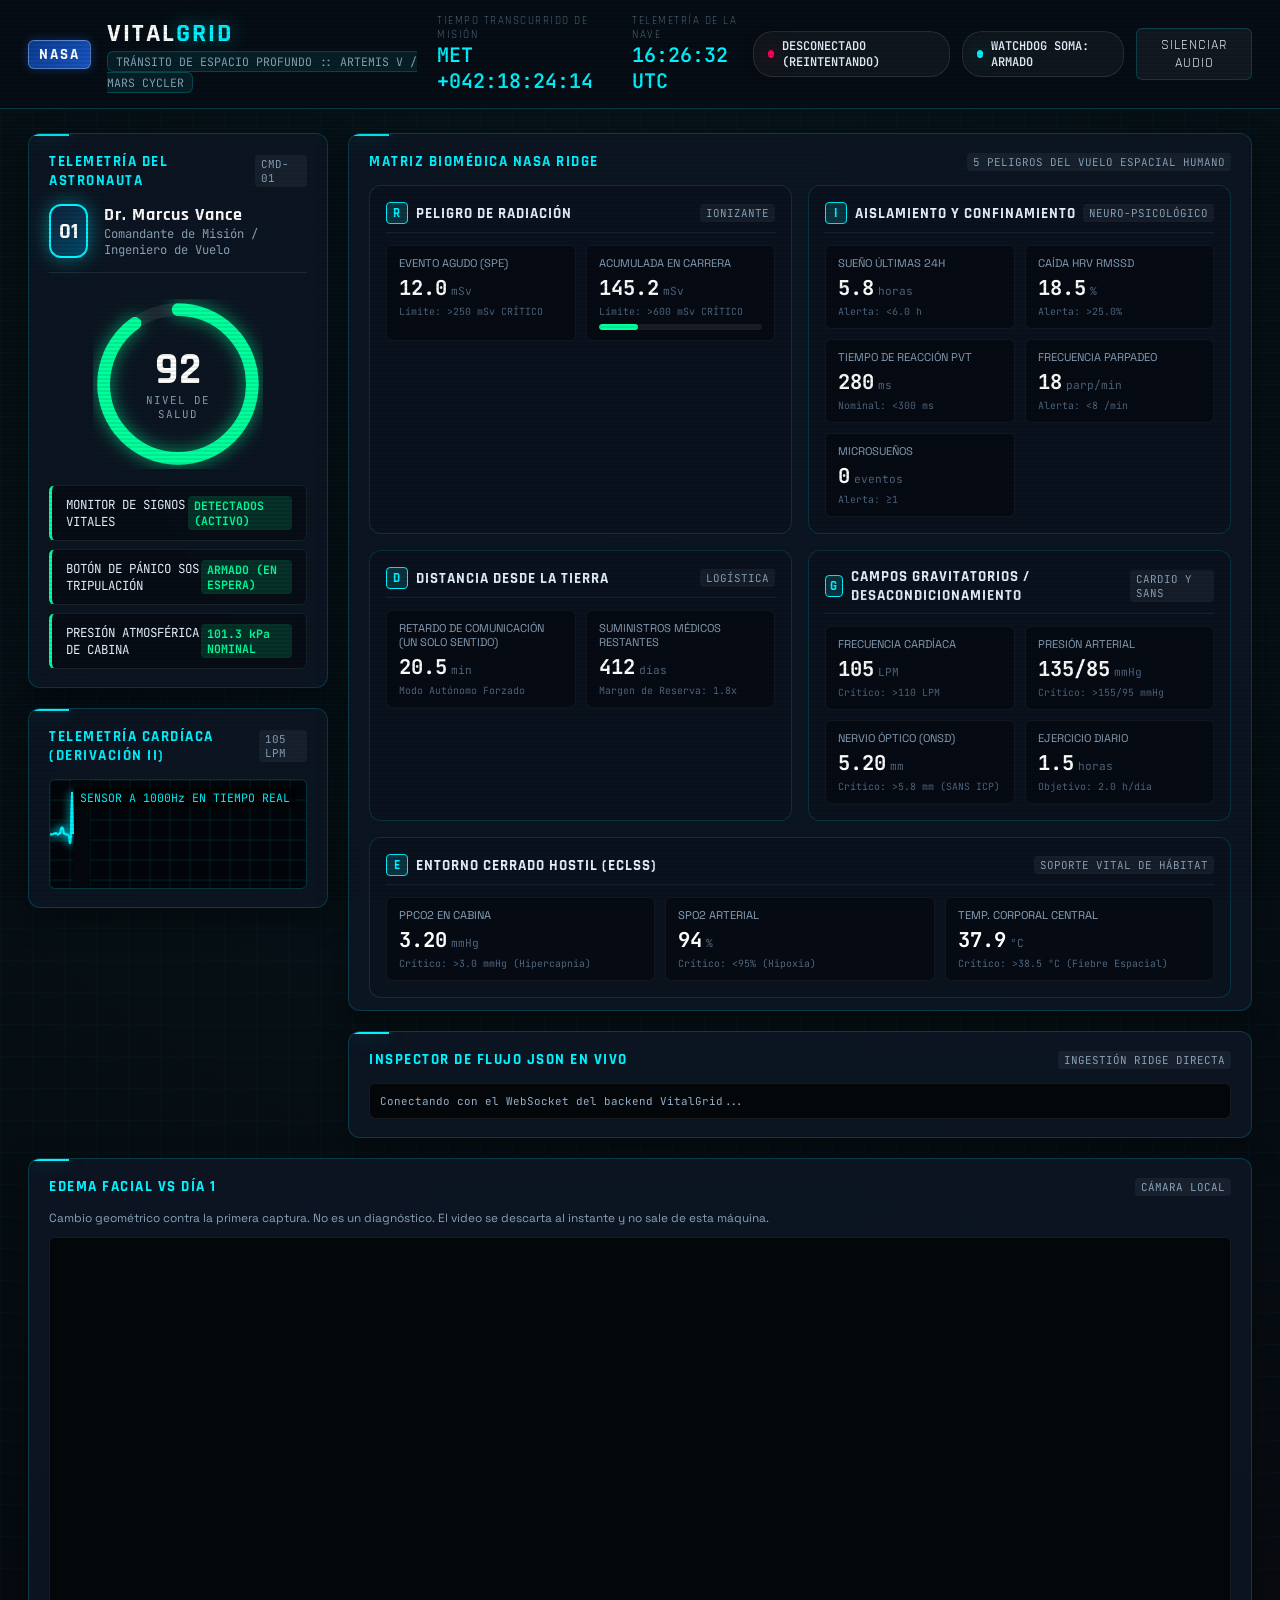
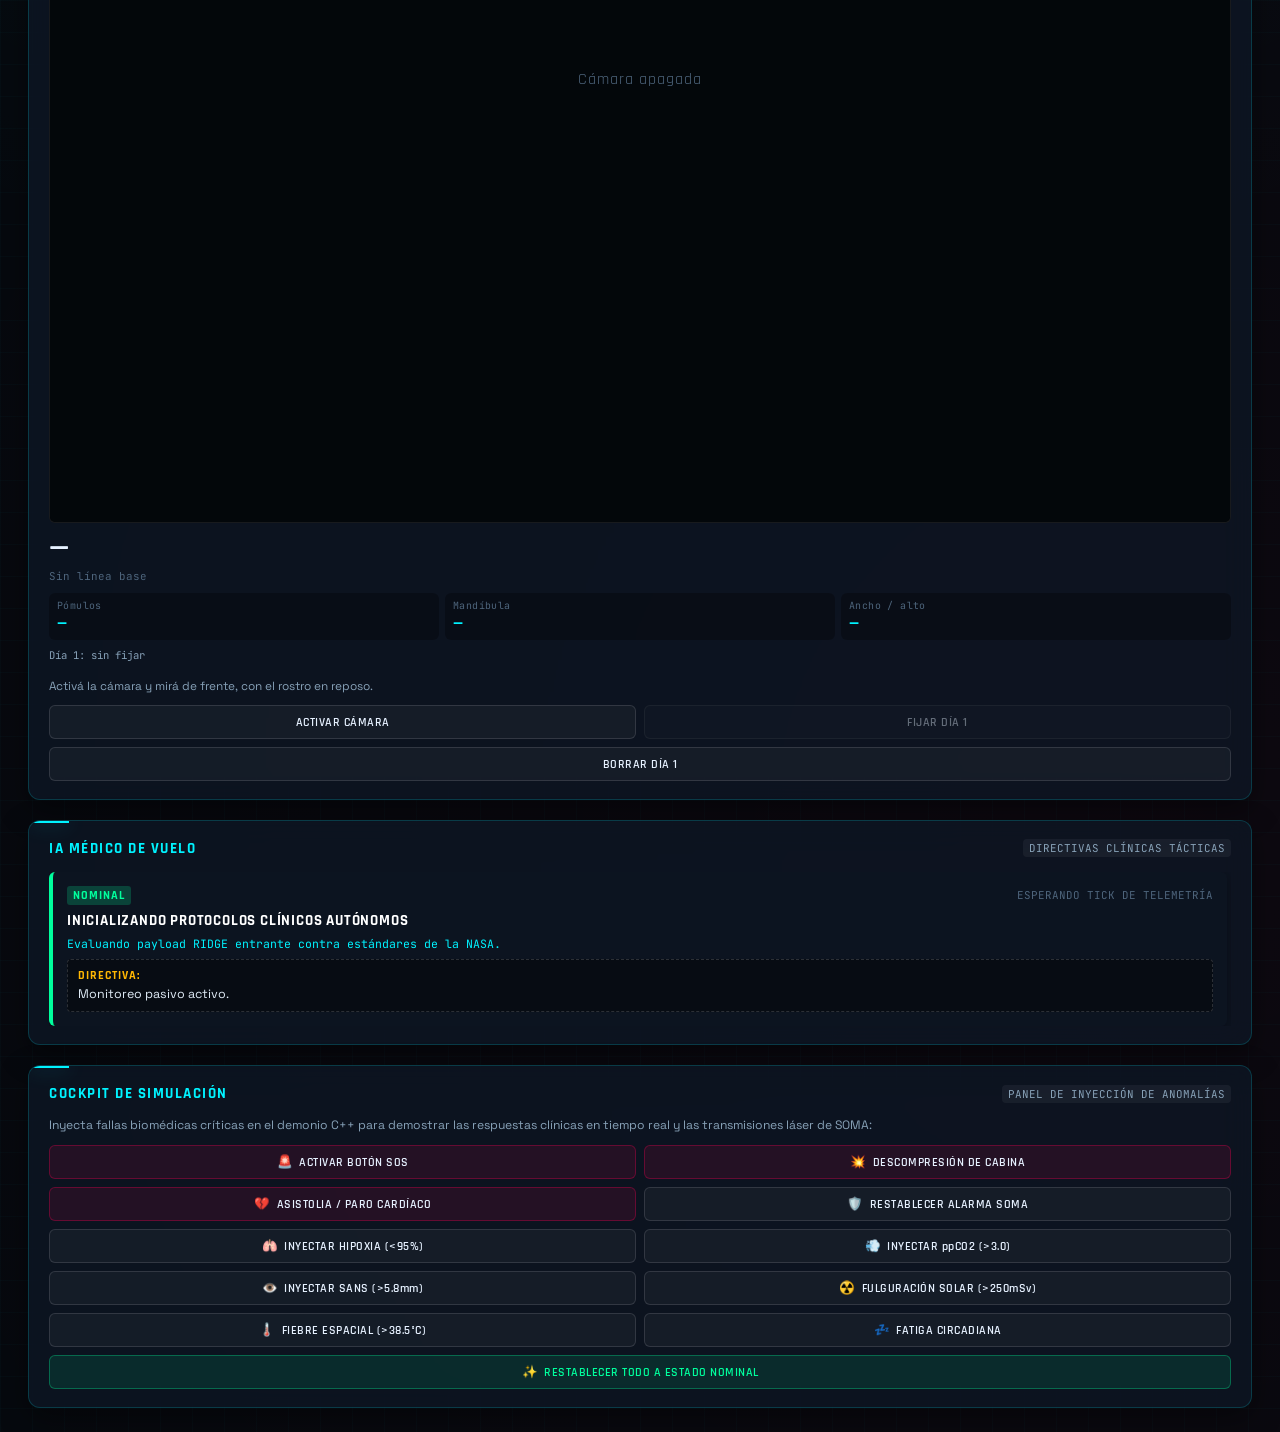
<file: web/index.html>
<!DOCTYPE html>
<html lang="es">
<head>
    <meta charset="UTF-8">
    <meta name="viewport" content="width=device-width, initial-scale=1.0">
    <title>VitalGrid | Monitoreo de Salud de Astronautas en Espacio Profundo e IA Médico de Vuelo</title>
    <link rel="stylesheet" href="css/style.css">
    <link rel="icon" href="data:image/svg+xml,<svg xmlns=%22http://www.w3.org/2000/svg%22 viewBox=%220 0 100 100%22><text y=%22.9em%22 font-size=%2290%22>🚀</text></svg>">
</head>
<body>

    <!-- Encabezado Aeroespacial del Cockpit -->
    <header class="cockpit-header">
        <div class="brand-section">
            <span class="nasa-logo-badge">NASA</span>
            <div class="brand-text">
                <h1 class="project-title">Vital<span>Grid</span></h1>
                <span class="mission-tag">TRÁNSITO DE ESPACIO PROFUNDO :: ARTEMIS V / MARS CYCLER</span>
            </div>
        </div>

        <div class="mission-clock-section">
            <div class="clock-box">
                <span class="clock-label">TIEMPO TRANSCURRIDO DE MISIÓN</span>
                <span class="clock-val" id="metClock">MET +042:18:24:12</span>
            </div>
            <div class="clock-box">
                <span class="clock-label">TELEMETRÍA DE LA NAVE</span>
                <span class="clock-val" id="utcClock">12:33:24 UTC</span>
            </div>
        </div>

        <div class="header-status-pills">
            <div id="connectionPill" class="status-pill disconnected">
                <span class="status-dot"></span>
                <span id="connectionLabel">CONECTANDO...</span>
            </div>

            <div id="somaPill" class="status-pill soma-standby">
                <span class="status-dot"></span>
                <span id="somaLabel">WATCHDOG SOMA: ARMADO</span>
            </div>

            <button id="muteBtn" class="btn-icon-hud" title="Alternar audio aeroespacial">SILENCIAR AUDIO</button>
        </div>
    </header>

    <!-- Franja de Emergencia SOMA Ciencia sobre Supervivencia (Se activa automáticamente) -->
    <div id="somaStrip" class="soma-emergency-strip">
        <div class="soma-strip-content">
            <div class="soma-title-box">
                <div class="soma-pulse-beacon"></div>
                <div>
                    <div class="soma-banner-h1">EVENTO CRÍTICO DE ARCHIVO SOMA INICIADO :: CIENCIA SOBRE SUPERVIVENCIA</div>
                    <div class="soma-banner-desc" id="somaReasonText">COLAPSO DE SIGNOS VITALES DEL ASTRONAUTA / ASISTOLIA DETECTADA</div>
                </div>
            </div>

            <div class="dsoc-laser-link-box">
                <span class="dsoc-badge">LÁSER DSOC 1550nm ACTIVO</span>
                <span id="somaDsocStation">NASA DSN Goldstone - Guía de Ondas de 34m</span>
                <span id="somaDelayText" style="color: var(--warn-amber);">20.5 min retardo lumínico</span>
            </div>
        </div>
    </div>

    <!-- Contenedor Principal del Cockpit -->
    <main class="cockpit-container">

        <!-- COLUMNA IZQUIERDA: Tripulación y Tríada de Supervivencia Inmediata -->
        <div class="cockpit-col left-col">
            
            <!-- Ficha del Tripulante -->
            <div class="glass-panel">
                <div class="panel-header">
                    <span class="panel-title">TELEMETRÍA DEL ASTRONAUTA</span>
                    <span class="panel-badge" id="crewId">CMD-01</span>
                </div>

                <div class="crew-profile-box">
                    <div class="crew-avatar-hexagon">01</div>
                    <div class="crew-meta">
                        <h2>Dr. Marcus Vance</h2>
                        <p>Comandante de Misión / Ingeniero de Vuelo</p>
                    </div>
                </div>

                <!-- Calibrador de Salud en Anillo -->
                <div class="health-score-container">
                    <div class="gauge-svg-wrap">
                        <svg class="gauge-svg" viewBox="0 0 160 160">
                            <circle class="gauge-track" cx="80" cy="80" r="70"></circle>
                            <circle id="healthGaugeProgress" class="gauge-progress" cx="80" cy="80" r="70"></circle>
                        </svg>
                        <div class="gauge-center-text">
                            <div class="score-num" id="healthScoreNum">92</div>
                            <div class="score-sub">NIVEL DE SALUD</div>
                        </div>
                    </div>
                </div>

                <!-- Tríada de Supervivencia -->
                <div class="survival-triad">
                    <div id="vitalSignsPill" class="survival-pill nominal">
                        <span>MONITOR DE SIGNOS VITALES</span>
                        <span class="tag">DETECTADOS (ACTIVO)</span>
                    </div>
                    <div id="sosPill" class="survival-pill nominal">
                        <span>BOTÓN DE PÁNICO SOS TRIPULACIÓN</span>
                        <span class="tag">ARMADO (EN ESPERA)</span>
                    </div>
                    <div id="cabinPressurePill" class="survival-pill nominal">
                        <span>PRESIÓN ATMOSFÉRICA DE CABINA</span>
                        <span class="tag">101.3 kPa NOMINAL</span>
                    </div>
                </div>
            </div>

            <!-- ECG en Vivo / Canvas Cardíaco -->
            <div class="glass-panel">
                <div class="panel-header">
                    <span class="panel-title">TELEMETRÍA CARDÍACA (DERIVACIÓN II)</span>
                    <span class="panel-badge" id="ecgBpmDisplay">105 LPM</span>
                </div>
                <div class="ecg-container">
                    <canvas id="ecgCanvas"></canvas>
                    <div class="ecg-overlay-stats">SENSOR A 1000Hz EN TIEMPO REAL</div>
                </div>
            </div>

            <!-- Ficha Forense de Archivo SOMA (Visible al dispararse SOMA) -->
            <div id="somaDetailsCard" class="soma-details-card">
                <div class="panel-header" style="margin-bottom: 4px;">
                    <span class="panel-title" style="color: var(--crit-crimson);">[ENLACE DESCENDENTE CAJA NEGRA SOMA]</span>
                    <span class="panel-badge" style="background: var(--crit-crimson); color: #fff;">RÁFAGA TRANSMITIDA</span>
                </div>
                <p style="font-family: var(--font-mono); font-size: 0.72rem; color: #ffccd9;">
                    Registros biomédicos terminales archivados bajo protocolo militar y encolados para transmisión óptica hacia la Tierra.
                </p>
                <div class="soma-kv-grid">
                    <div class="soma-kv-item">
                        <div class="soma-k">FRECUENCIA DE MUESTREO</div>
                        <div class="soma-v" id="somaSamplesCount">500 registros (1000 Hz)</div>
                    </div>
                    <div class="soma-kv-item">
                        <div class="soma-k">CONTENEDOR DE DATOS</div>
                        <div class="soma-v" id="somaDataSize">68.4 KB → 18.2 KB</div>
                    </div>
                    <div class="soma-kv-item">
                        <div class="soma-k">COMPRESIÓN</div>
                        <div class="soma-v" id="somaCompression">Zstd nivel 19 (3.65x)</div>
                    </div>
                    <div class="soma-kv-item">
                        <div class="soma-k">CIFRADO DE SEGURIDAD</div>
                        <div class="soma-v" id="somaCipher">AES-256-GCM</div>
                    </div>
                    <div class="soma-kv-item" style="grid-column: span 2;">
                        <div class="soma-k">VECTOR DE INICIALIZACIÓN (NONCE)</div>
                        <div class="soma-v" id="somaNonce">0x9F3E8B1A4C2D...</div>
                    </div>
                    <div class="soma-kv-item" style="grid-column: span 2;">
                        <div class="soma-k">ETIQUETA DE AUTENTICACIÓN (TAG)</div>
                        <div class="soma-v" id="somaTag">0x5C81E3FA...</div>
                    </div>
                </div>
            </div>

        </div>

        <!-- COLUMNA CENTRAL: Matriz de Telemetría RIDGE (5 Pilares) -->
        <div class="cockpit-col center-col">
            
            <div class="glass-panel" style="padding-bottom: 12px;">
                <div class="panel-header">
                    <span class="panel-title">MATRIZ BIOMÉDICA NASA RIDGE</span>
                    <span class="panel-badge">5 PELIGROS DEL VUELO ESPACIAL HUMANO</span>
                </div>

                <div class="ridge-matrix">

                    <!-- R - Radiación -->
                    <div class="pillar-card">
                        <div class="pillar-card-header">
                            <div class="pillar-badge">
                                <span class="pillar-letter">R</span>
                                <span>PELIGRO DE RADIACIÓN</span>
                            </div>
                            <span class="panel-badge">IONIZANTE</span>
                        </div>
                        <div class="pillar-metrics-grid">
                            <div class="metric-cell">
                                <span class="metric-name">Evento Agudo (SPE)</span>
                                <div class="metric-value-row">
                                    <span class="metric-value" id="val_rad_acute">12.0</span>
                                    <span class="metric-unit">mSv</span>
                                </div>
                                <span class="metric-threshold-tag">Límite: &gt;250 mSv CRÍTICO</span>
                            </div>
                            <div class="metric-cell">
                                <span class="metric-name">Acumulada en Carrera</span>
                                <div class="metric-value-row">
                                    <span class="metric-value" id="val_rad_career">145.2</span>
                                    <span class="metric-unit">mSv</span>
                                </div>
                                <span class="metric-threshold-tag">Límite: &gt;600 mSv CRÍTICO</span>
                                <div class="progress-bar-wrap">
                                    <div id="careerRadBar" class="progress-bar-fill" style="width: 24%;"></div>
                                </div>
                            </div>
                        </div>
                    </div>

                    <!-- I - Aislamiento -->
                    <div class="pillar-card">
                        <div class="pillar-card-header">
                            <div class="pillar-badge">
                                <span class="pillar-letter">I</span>
                                <span>AISLAMIENTO Y CONFINAMIENTO</span>
                            </div>
                            <span class="panel-badge">NEURO-PSICOLÓGICO</span>
                        </div>
                        <div class="pillar-metrics-grid">
                            <div class="metric-cell">
                                <span class="metric-name">Sueño Últimas 24h</span>
                                <div class="metric-value-row">
                                    <span class="metric-value" id="val_sleep_hours">5.8</span>
                                    <span class="metric-unit">horas</span>
                                </div>
                                <span class="metric-threshold-tag">Alerta: &lt;6.0 h</span>
                            </div>
                            <div class="metric-cell">
                                <span class="metric-name">Caída HRV RMSSD</span>
                                <div class="metric-value-row">
                                    <span class="metric-value" id="val_hrv_drop">18.5</span>
                                    <span class="metric-unit">%</span>
                                </div>
                                <span class="metric-threshold-tag">Alerta: &gt;25.0%</span>
                            </div>
                            <div class="metric-cell">
                                <span class="metric-name">Tiempo de Reacción PVT</span>
                                <div class="metric-value-row">
                                    <span class="metric-value" id="val_pvt_ms">280</span>
                                    <span class="metric-unit">ms</span>
                                </div>
                                <span class="metric-threshold-tag">Nominal: &lt;300 ms</span>
                            </div>
                            <div class="metric-cell">
                                <span class="metric-name">Frecuencia Parpadeo</span>
                                <div class="metric-value-row">
                                    <span class="metric-value" id="val_blink_rate">18</span>
                                    <span class="metric-unit">parp/min</span>
                                </div>
                                <span class="metric-threshold-tag">Alerta: &lt;8 /min</span>
                            </div>
                            <div class="metric-cell">
                                <span class="metric-name">Microsueños</span>
                                <div class="metric-value-row">
                                    <span class="metric-value" id="val_microsleep">0</span>
                                    <span class="metric-unit">eventos</span>
                                </div>
                                <span class="metric-threshold-tag">Alerta: &ge;1</span>
                            </div>
                        </div>
                    </div>

                    <!-- D - Distancia -->
                    <div class="pillar-card">
                        <div class="pillar-card-header">
                            <div class="pillar-badge">
                                <span class="pillar-letter">D</span>
                                <span>DISTANCIA DESDE LA TIERRA</span>
                            </div>
                            <span class="panel-badge">LOGÍSTICA</span>
                        </div>
                        <div class="pillar-metrics-grid">
                            <div class="metric-cell">
                                <span class="metric-name">Retardo de Comunicación (Un Solo Sentido)</span>
                                <div class="metric-value-row">
                                    <span class="metric-value" id="val_comm_delay">20.5</span>
                                    <span class="metric-unit">min</span>
                                </div>
                                <span class="metric-threshold-tag">Modo Autónomo Forzado</span>
                            </div>
                            <div class="metric-cell">
                                <span class="metric-name">Suministros Médicos Restantes</span>
                                <div class="metric-value-row">
                                    <span class="metric-value" id="val_med_supply">412</span>
                                    <span class="metric-unit">días</span>
                                </div>
                                <span class="metric-threshold-tag">Margen de Reserva: 1.8x</span>
                            </div>
                        </div>
                    </div>

                    <!-- G - Gravedad y Desacondicionamiento (Cardio + SANS) -->
                    <div class="pillar-card">
                        <div class="pillar-card-header">
                            <div class="pillar-badge">
                                <span class="pillar-letter">G</span>
                                <span>CAMPOS GRAVITATORIOS / DESACONDICIONAMIENTO</span>
                            </div>
                            <span class="panel-badge">CARDIO Y SANS</span>
                        </div>
                        <div class="pillar-metrics-grid">
                            <div class="metric-cell">
                                <span class="metric-name">Frecuencia Cardíaca</span>
                                <div class="metric-value-row">
                                    <span class="metric-value" id="val_hr">105</span>
                                    <span class="metric-unit">LPM</span>
                                </div>
                                <span class="metric-threshold-tag">Crítico: &gt;110 LPM</span>
                            </div>
                            <div class="metric-cell">
                                <span class="metric-name">Presión Arterial</span>
                                <div class="metric-value-row">
                                    <span class="metric-value" id="val_bp">135/85</span>
                                    <span class="metric-unit">mmHg</span>
                                </div>
                                <span class="metric-threshold-tag">Crítico: &gt;155/95 mmHg</span>
                            </div>
                            <div class="metric-cell">
                                <span class="metric-name">Nervio Óptico (ONSD)</span>
                                <div class="metric-value-row">
                                    <span class="metric-value" id="val_onsd">5.20</span>
                                    <span class="metric-unit">mm</span>
                                </div>
                                <span class="metric-threshold-tag">Crítico: &gt;5.8 mm (SANS ICP)</span>
                            </div>
                            <div class="metric-cell">
                                <span class="metric-name">Ejercicio Diario</span>
                                <div class="metric-value-row">
                                    <span class="metric-value" id="val_exercise">1.5</span>
                                    <span class="metric-unit">horas</span>
                                </div>
                                <span class="metric-threshold-tag">Objetivo: 2.0 h/día</span>
                            </div>
                        </div>
                    </div>

                    <!-- E - Entorno Cerrado Hostil -->
                    <div class="pillar-card full-width">
                        <div class="pillar-card-header">
                            <div class="pillar-badge">
                                <span class="pillar-letter">E</span>
                                <span>ENTORNO CERRADO HOSTIL (ECLSS)</span>
                            </div>
                            <span class="panel-badge">SOPORTE VITAL DE HÁBITAT</span>
                        </div>
                        <div class="pillar-metrics-grid">
                            <div class="metric-cell">
                                <span class="metric-name">ppCO2 en Cabina</span>
                                <div class="metric-value-row">
                                    <span class="metric-value" id="val_ppco2">3.20</span>
                                    <span class="metric-unit">mmHg</span>
                                </div>
                                <span class="metric-threshold-tag">Crítico: &gt;3.0 mmHg (Hipercapnia)</span>
                            </div>
                            <div class="metric-cell">
                                <span class="metric-name">SpO2 Arterial</span>
                                <div class="metric-value-row">
                                    <span class="metric-value" id="val_spo2">94</span>
                                    <span class="metric-unit">%</span>
                                </div>
                                <span class="metric-threshold-tag">Crítico: &lt;95% (Hipoxia)</span>
                            </div>
                            <div class="metric-cell">
                                <span class="metric-name">Temp. Corporal Central</span>
                                <div class="metric-value-row">
                                    <span class="metric-value" id="val_temp">37.9</span>
                                    <span class="metric-unit">°C</span>
                                </div>
                                <span class="metric-threshold-tag">Crítico: &gt;38.5 °C (Fiebre Espacial)</span>
                            </div>
                        </div>
                    </div>

                </div>
            </div>

            <!-- Inspector de Flujo JSON de Telemetría en Vivo -->
            <div class="glass-panel">
                <div class="panel-header">
                    <span class="panel-title">INSPECTOR DE FLUJO JSON EN VIVO</span>
                    <span class="panel-badge">INGESTIÓN RIDGE DIRECTA</span>
                </div>
                <pre id="rawJsonViewer" class="raw-json-viewer">Conectando con el WebSocket del backend VitalGrid...</pre>
            </div>

        </div>

        <!-- COLUMNA DERECHA: Directivas Clínicas de la IA Médico de Vuelo y Simulación Interactiva -->
        <div class="cockpit-col right-col">

            <div class="glass-panel" id="edemaPanel">
                <div class="panel-header">
                    <span class="panel-title">EDEMA FACIAL vs DÍA 1</span>
                    <span class="panel-badge">CÁMARA LOCAL</span>
                </div>
                <p class="edema-note">Cambio geométrico contra la primera captura. No es un diagnóstico. El video se descarta al instante y no sale de esta máquina.</p>
                <div class="edema-stage">
                    <video id="edemaVideo" playsinline autoplay muted></video>
                    <div id="edemaIdle" class="edema-idle">Cámara apagada</div>
                </div>
                <div id="edemaDelta" class="edema-delta">—</div>
                <div id="edemaDeltaLabel" class="edema-delta-label">Sin línea base</div>
                <div class="edema-metrics">
                    <div><span>Pómulos</span><strong id="edemaCheek">—</strong></div>
                    <div><span>Mandíbula</span><strong id="edemaJaw">—</strong></div>
                    <div><span>Ancho / alto</span><strong id="edemaRound">—</strong></div>
                </div>
                <div class="edema-meta">
                    <span id="edemaBaselineDate">Día 1: sin fijar</span>
                    <span id="edemaDays"></span>
                </div>
                <div id="edemaChart" class="edema-chart" hidden></div>
                <div id="edemaHistory" class="edema-history"></div>
                <p id="edemaStatus" class="edema-status">Activá la cámara y mirá de frente, con el rostro en reposo.</p>
                <div class="edema-actions">
                    <button id="edemaCameraBtn" class="sim-btn" type="button">ACTIVAR CÁMARA</button>
                    <button id="edemaCaptureBtn" class="sim-btn" type="button" disabled>FIJAR DÍA 1</button>
                    <button id="edemaResetBtn" class="sim-btn edema-reset" type="button">BORRAR DÍA 1</button>
                </div>
            </div>

            <!-- Directivas de la IA Médico de Vuelo -->
            <div class="glass-panel">
                <div class="panel-header">
                    <span class="panel-title">IA MÉDICO DE VUELO</span>
                    <span class="panel-badge">DIRECTIVAS CLÍNICAS TÁCTICAS</span>
                </div>

                <div id="directivesList" class="directives-container">
                    <div class="directive-card NOMINAL">
                        <div class="directive-header">
                            <span class="directive-status-tag">NOMINAL</span>
                            <span class="directive-time">ESPERANDO TICK DE TELEMETRÍA</span>
                        </div>
                        <div class="directive-diagnosis">INICIALIZANDO PROTOCOLOS CLÍNICOS AUTÓNOMOS</div>
                        <div class="directive-trigger">Evaluando payload RIDGE entrante contra estándares de la NASA.</div>
                        <div class="directive-action-box">
                            <div class="directive-action-label">Directiva:</div>
                            Monitoreo pasivo activo.
                        </div>
                    </div>
                </div>
            </div>

            <!-- Cockpit de Simulación Interactiva de Anomalías -->
            <div class="glass-panel">
                <div class="panel-header">
                    <span class="panel-title">COCKPIT DE SIMULACIÓN</span>
                    <span class="panel-badge">PANEL DE INYECCIÓN DE ANOMALÍAS</span>
                </div>
                <p style="font-size: 0.76rem; color: var(--text-secondary); margin-bottom: 12px;">
                    Inyecta fallas biomédicas críticas en el demonio C++ para demostrar las respuestas clínicas en tiempo real y las transmisiones láser de SOMA:
                </p>

                <div class="sim-controls-grid">
                    <!-- Disparadores SOMA -->
                    <button id="btnSos" class="sim-btn danger-btn">
                        <span>🚨</span> ACTIVAR BOTÓN SOS
                    </button>
                    <button id="btnDepressurize" class="sim-btn danger-btn">
                        <span>💥</span> DESCOMPRESIÓN DE CABINA
                    </button>
                    <button id="btnAsystole" class="sim-btn danger-btn">
                        <span>💔</span> ASISTOLIA / PARO CARDÍACO
                    </button>
                    <button id="btnResetSurvival" class="sim-btn">
                        <span>🛡️</span> RESTABLECER ALARMA SOMA
                    </button>

                    <!-- Disparadores de Umbrales Clínicos -->
                    <button id="btnHypoxia" class="sim-btn">
                        <span>🫁</span> INYECTAR HIPOXIA (&lt;95%)
                    </button>
                    <button id="btnHypercapnia" class="sim-btn">
                        <span>💨</span> INYECTAR ppCO2 (&gt;3.0)
                    </button>
                    <button id="btnSans" class="sim-btn">
                        <span>👁️</span> INYECTAR SANS (&gt;5.8mm)
                    </button>
                    <button id="btnSpeRadiation" class="sim-btn">
                        <span>☢️</span> FULGURACIÓN SOLAR (&gt;250mSv)
                    </button>
                    <button id="btnFever" class="sim-btn">
                        <span>🌡️</span> FIEBRE ESPACIAL (&gt;38.5°C)
                    </button>
                    <button id="btnFatigue" class="sim-btn">
                        <span>💤</span> FATIGA CIRCADIANA
                    </button>

                    <!-- Reinicio Nominal -->
                    <button id="btnResetNominal" class="sim-btn reset-btn">
                        <span>✨</span> RESTABLECER TODO A ESTADO NOMINAL
                    </button>
                </div>
            </div>

        </div>

    </main>

    <!-- Scripts -->
    <script src="js/audio_synth.js"></script>
    <script src="js/app.js"></script>
    <script src="js/facial_edema.js"></script>
    <script src="js/facial_edema_panel.js"></script>
</body>
</html>
</file>
<file: web/css/style.css>
/* ==========================================================================
   VitalGrid - Crew Dragon Aerospace Glass Cockpit Design System
   NASA Space Apps Challenge - Deep Space Medical Telemetry Dashboard
   ========================================================================== */

@import url('https://fonts.googleapis.com/css2?family=JetBrains+Mono:wght@300;400;600;700&family=Rajdhani:wght@500;600;700&family=Space+Grotesk:wght@400;600;700&display=swap');

:root {
  --bg-space: #06090e;
  --bg-cockpit: #0b111a;
  --surface-glass: rgba(14, 23, 38, 0.75);
  --surface-glass-border: rgba(0, 243, 255, 0.18);
  --surface-glass-hover: rgba(20, 34, 56, 0.85);

  --hud-cyan: #00f3ff;
  --hud-cyan-dim: rgba(0, 243, 255, 0.25);
  --hud-cyan-glow: 0 0 20px rgba(0, 243, 255, 0.45);

  --bio-green: #00ff9d;
  --bio-green-glow: 0 0 16px rgba(0, 255, 157, 0.45);

  --warn-amber: #ffb703;
  --warn-amber-glow: 0 0 18px rgba(255, 183, 3, 0.5);

  --crit-crimson: #ff0055;
  --crit-crimson-glow: 0 0 24px rgba(255, 0, 85, 0.7);

  --text-primary: #e6f1ff;
  --text-secondary: #88a2b8;
  --text-muted: #4e657c;

  --font-display: 'Rajdhani', -apple-system, sans-serif;
  --font-tech: 'Space Grotesk', sans-serif;
  --font-mono: 'JetBrains Mono', monospace;

  --radius-hud: 12px;
  --radius-sm: 6px;
  --transition-fast: 0.18s cubic-bezier(0.16, 1, 0.3, 1);
}

* {
  box-sizing: border-box;
  margin: 0;
  padding: 0;
}

body {
  background-color: var(--bg-space);
  color: var(--text-primary);
  font-family: var(--font-tech);
  min-height: 100vh;
  overflow-x: hidden;
  position: relative;
  background-image: 
    radial-gradient(circle at 50% 10%, rgba(0, 243, 255, 0.05) 0%, transparent 60%),
    radial-gradient(circle at 90% 80%, rgba(255, 0, 85, 0.03) 0%, transparent 50%),
    linear-gradient(rgba(0, 243, 255, 0.02) 1px, transparent 1px),
    linear-gradient(90deg, rgba(0, 243, 255, 0.02) 1px, transparent 1px);
  background-size: 100% 100%, 100% 100%, 32px 32px, 32px 32px;
}

/* Scanline / Aerospace HUD Overlay */
body::before {
  content: " ";
  display: block;
  position: fixed;
  top: 0; left: 0; bottom: 0; right: 0;
  background: linear-gradient(rgba(18, 16, 16, 0) 50%, rgba(0, 0, 0, 0.25) 50%);
  background-size: 100% 4px;
  z-index: 999;
  pointer-events: none;
  opacity: 0.35;
}

/* App Header */
.cockpit-header {
  display: flex;
  justify-content: space-between;
  align-items: center;
  padding: 14px 28px;
  background: rgba(8, 13, 21, 0.85);
  backdrop-filter: blur(20px);
  border-bottom: 1px solid var(--surface-glass-border);
  position: sticky;
  top: 0;
  z-index: 100;
}

.brand-section {
  display: flex;
  align-items: center;
  gap: 16px;
}

.nasa-logo-badge {
  background: linear-gradient(135deg, #0b3d91, #1a56c4);
  color: #fff;
  font-family: var(--font-display);
  font-weight: 700;
  font-size: 0.95rem;
  padding: 4px 10px;
  border-radius: var(--radius-sm);
  letter-spacing: 2px;
  border: 1px solid rgba(255, 255, 255, 0.3);
  box-shadow: 0 0 10px rgba(26, 86, 196, 0.5);
}

.project-title {
  font-family: var(--font-display);
  font-size: 1.6rem;
  letter-spacing: 2px;
  font-weight: 700;
  color: #fff;
  text-transform: uppercase;
}

.project-title span {
  color: var(--hud-cyan);
  text-shadow: var(--hud-cyan-glow);
}

.mission-tag {
  font-family: var(--font-mono);
  font-size: 0.72rem;
  color: var(--text-secondary);
  background: rgba(0, 243, 255, 0.08);
  padding: 2px 8px;
  border-radius: var(--radius-sm);
  border: 1px solid rgba(0, 243, 255, 0.2);
}

.mission-clock-section {
  display: flex;
  align-items: center;
  gap: 24px;
}

.clock-box {
  display: flex;
  flex-direction: column;
  align-items: center;
}

.clock-label {
  font-family: var(--font-display);
  font-size: 0.7rem;
  color: var(--text-muted);
  letter-spacing: 1.5px;
}

.clock-val {
  font-family: var(--font-mono);
  font-size: 1.25rem;
  font-weight: 600;
  color: var(--hud-cyan);
}

.header-status-pills {
  display: flex;
  align-items: center;
  gap: 12px;
}

.status-pill {
  display: flex;
  align-items: center;
  gap: 8px;
  padding: 6px 14px;
  border-radius: 20px;
  font-family: var(--font-mono);
  font-size: 0.75rem;
  font-weight: 600;
  background: rgba(255, 255, 255, 0.04);
  border: 1px solid rgba(255, 255, 255, 0.1);
  transition: var(--transition-fast);
}

.status-dot {
  width: 8px;
  height: 8px;
  border-radius: 50%;
  background: var(--text-muted);
}

.status-pill.connected .status-dot {
  background: var(--bio-green);
  box-shadow: var(--bio-green-glow);
  animation: pulse-dot 2s infinite;
}

.status-pill.disconnected .status-dot {
  background: var(--crit-crimson);
  box-shadow: var(--crit-crimson-glow);
}

.status-pill.soma-standby .status-dot {
  background: var(--hud-cyan);
  box-shadow: var(--hud-cyan-glow);
}

.status-pill.soma-active {
  background: rgba(255, 0, 85, 0.15);
  border-color: var(--crit-crimson);
  color: var(--crit-crimson);
  animation: flash-border 1s infinite alternate;
}

.status-pill.soma-active .status-dot {
  background: var(--crit-crimson);
  box-shadow: var(--crit-crimson-glow);
}

.btn-icon-hud {
  background: rgba(255, 255, 255, 0.05);
  border: 1px solid var(--surface-glass-border);
  color: var(--text-primary);
  padding: 7px 12px;
  border-radius: var(--radius-sm);
  cursor: pointer;
  font-family: var(--font-display);
  font-size: 0.85rem;
  letter-spacing: 1px;
  transition: var(--transition-fast);
}

.btn-icon-hud:hover {
  background: var(--hud-cyan-dim);
  border-color: var(--hud-cyan);
  color: #fff;
}

/* SOMA Active Emergency Alert Banner */
.soma-emergency-strip {
  display: none;
  background: linear-gradient(90deg, rgba(255, 0, 85, 0.25), rgba(15, 5, 10, 0.95), rgba(255, 0, 85, 0.25));
  border-bottom: 2px solid var(--crit-crimson);
  padding: 12px 28px;
  position: relative;
  overflow: hidden;
  animation: alert-slide-down 0.4s ease-out;
}

.soma-emergency-strip.visible {
  display: block;
}

.soma-strip-content {
  display: flex;
  align-items: center;
  justify-content: space-between;
  gap: 20px;
}

.soma-title-box {
  display: flex;
  align-items: center;
  gap: 12px;
}

.soma-pulse-beacon {
  width: 16px;
  height: 16px;
  border-radius: 50%;
  background: var(--crit-crimson);
  box-shadow: var(--crit-crimson-glow);
  animation: pulse-beacon 0.8s infinite;
}

.soma-banner-h1 {
  font-family: var(--font-display);
  font-size: 1.15rem;
  font-weight: 700;
  letter-spacing: 1.5px;
  color: #fff;
  text-transform: uppercase;
}

.soma-banner-desc {
  font-family: var(--font-mono);
  font-size: 0.8rem;
  color: #ff99bb;
}

.dsoc-laser-link-box {
  display: flex;
  align-items: center;
  gap: 16px;
  font-family: var(--font-mono);
  font-size: 0.78rem;
}

.dsoc-badge {
  background: rgba(0, 243, 255, 0.15);
  border: 1px solid var(--hud-cyan);
  color: var(--hud-cyan);
  padding: 4px 10px;
  border-radius: var(--radius-sm);
  font-weight: 600;
}

/* Cockpit Grid Layout (Crew Dragon 3-Column Glass Layout) */
.cockpit-container {
  display: grid;
  grid-template-columns: 320px 1fr 380px;
  gap: 20px;
  padding: 24px 28px;
  max-width: 1920px;
  margin: 0 auto;
}

@media (max-width: 1400px) {
  .cockpit-container {
    grid-template-columns: 300px 1fr;
  }
  .cockpit-col.right-col {
    grid-column: span 2;
  }
}

@media (max-width: 1024px) {
  .cockpit-container {
    grid-template-columns: 1fr;
  }
  .cockpit-col.right-col {
    grid-column: span 1;
  }
}

.cockpit-col {
  display: flex;
  flex-direction: column;
  gap: 20px;
}

/* Glass Panels */
.glass-panel {
  background: var(--surface-glass);
  backdrop-filter: blur(16px);
  border: 1px solid var(--surface-glass-border);
  border-radius: var(--radius-hud);
  padding: 18px 20px;
  position: relative;
  overflow: hidden;
  box-shadow: 0 10px 30px rgba(0, 0, 0, 0.4);
  transition: var(--transition-fast);
}

.glass-panel::before {
  content: "";
  position: absolute;
  top: 0; left: 0; width: 40px; height: 2px;
  background: var(--hud-cyan);
  box-shadow: var(--hud-cyan-glow);
}

.glass-panel:hover {
  border-color: rgba(0, 243, 255, 0.35);
  box-shadow: 0 12px 36px rgba(0, 0, 0, 0.5);
}

.panel-header {
  display: flex;
  justify-content: space-between;
  align-items: center;
  margin-bottom: 14px;
}

.panel-title {
  font-family: var(--font-display);
  font-size: 0.95rem;
  letter-spacing: 1.5px;
  text-transform: uppercase;
  color: var(--hud-cyan);
  font-weight: 700;
  display: flex;
  align-items: center;
  gap: 8px;
}

.panel-badge {
  font-family: var(--font-mono);
  font-size: 0.68rem;
  color: var(--text-secondary);
  background: rgba(255, 255, 255, 0.05);
  padding: 2px 6px;
  border-radius: 4px;
}

/* Crew Card */
.crew-profile-box {
  display: flex;
  align-items: center;
  gap: 16px;
  margin-bottom: 16px;
  padding-bottom: 14px;
  border-bottom: 1px solid rgba(255, 255, 255, 0.08);
}

.crew-avatar-hexagon {
  width: 54px;
  height: 54px;
  border-radius: 12px;
  background: linear-gradient(135deg, #10223b, #004b6b);
  border: 2px solid var(--hud-cyan);
  box-shadow: var(--hud-cyan-glow);
  display: flex;
  align-items: center;
  justify-content: center;
  font-family: var(--font-display);
  font-size: 1.4rem;
  font-weight: 700;
  color: #fff;
}

.crew-meta h2 {
  font-family: var(--font-display);
  font-size: 1.1rem;
  color: #fff;
  letter-spacing: 1px;
}

.crew-meta p {
  font-family: var(--font-mono);
  font-size: 0.76rem;
  color: var(--text-secondary);
}

/* Health Score Ring Gauge */
.health-score-container {
  display: flex;
  flex-direction: column;
  align-items: center;
  justify-content: center;
  padding: 10px 0 16px;
}

.gauge-svg-wrap {
  position: relative;
  width: 170px;
  height: 170px;
}

.gauge-svg {
  transform: rotate(-90deg);
  width: 100%;
  height: 100%;
}

.gauge-track {
  fill: none;
  stroke: rgba(255, 255, 255, 0.08);
  stroke-width: 12;
}

.gauge-progress {
  fill: none;
  stroke: var(--bio-green);
  stroke-width: 12;
  stroke-linecap: round;
  stroke-dasharray: 440;
  stroke-dashoffset: 44;
  transition: stroke-dashoffset 0.6s ease, stroke 0.6s ease;
  filter: drop-shadow(0 0 8px rgba(0, 255, 157, 0.6));
}

.gauge-center-text {
  position: absolute;
  top: 50%;
  left: 50%;
  transform: translate(-50%, -50%);
  text-align: center;
}

.score-num {
  font-family: var(--font-display);
  font-size: 2.8rem;
  font-weight: 700;
  color: #fff;
  line-height: 1;
}

.score-sub {
  font-family: var(--font-mono);
  font-size: 0.68rem;
  color: var(--text-secondary);
  letter-spacing: 1px;
  text-transform: uppercase;
}

/* Survival Triad */
.survival-triad {
  display: grid;
  grid-template-columns: 1fr;
  gap: 8px;
}

.survival-pill {
  display: flex;
  justify-content: space-between;
  align-items: center;
  padding: 10px 14px;
  background: rgba(0, 0, 0, 0.35);
  border: 1px solid rgba(255, 255, 255, 0.08);
  border-radius: var(--radius-sm);
  font-family: var(--font-mono);
  font-size: 0.78rem;
  transition: var(--transition-fast);
}

.survival-pill.nominal {
  border-left: 3px solid var(--bio-green);
}

.survival-pill.danger {
  border-left: 3px solid var(--crit-crimson);
  background: rgba(255, 0, 85, 0.12);
  color: #fff;
  animation: pulse-danger-box 1.2s infinite;
}

.survival-pill .tag {
  font-weight: 700;
  font-size: 0.72rem;
  padding: 2px 6px;
  border-radius: 4px;
}

.survival-pill.nominal .tag {
  background: rgba(0, 255, 157, 0.15);
  color: var(--bio-green);
}

.survival-pill.danger .tag {
  background: var(--crit-crimson);
  color: #fff;
}

/* ECG Live Canvas */
.ecg-container {
  position: relative;
  background: #04070b;
  border: 1px solid rgba(0, 243, 255, 0.2);
  border-radius: var(--radius-sm);
  overflow: hidden;
  height: 110px;
}

#ecgCanvas {
  width: 100%;
  height: 100%;
  display: block;
}

.ecg-overlay-stats {
  position: absolute;
  top: 8px;
  right: 10px;
  font-family: var(--font-mono);
  font-size: 0.72rem;
  color: var(--hud-cyan);
  background: rgba(0, 0, 0, 0.6);
  padding: 2px 6px;
  border-radius: 4px;
}

/* RIDGE Pillars Matrix (Center Column) */
.ridge-matrix {
  display: grid;
  grid-template-columns: repeat(2, 1fr);
  gap: 16px;
}

@media (max-width: 900px) {
  .ridge-matrix {
    grid-template-columns: 1fr;
  }
}

.pillar-card {
  background: rgba(11, 18, 30, 0.7);
  border: 1px solid rgba(0, 243, 255, 0.15);
  border-radius: var(--radius-hud);
  padding: 16px;
  display: flex;
  flex-direction: column;
  gap: 12px;
  position: relative;
  transition: var(--transition-fast);
}

.pillar-card:hover {
  border-color: rgba(0, 243, 255, 0.4);
  background: rgba(14, 24, 40, 0.85);
}

.pillar-card.full-width {
  grid-column: span 2;
}

@media (max-width: 900px) {
  .pillar-card.full-width {
    grid-column: span 1;
  }
}

.pillar-card-header {
  display: flex;
  justify-content: space-between;
  align-items: center;
  border-bottom: 1px solid rgba(255, 255, 255, 0.06);
  padding-bottom: 8px;
}

.pillar-badge {
  display: flex;
  align-items: center;
  gap: 8px;
  font-family: var(--font-display);
  font-size: 0.95rem;
  font-weight: 700;
  letter-spacing: 1px;
}

.pillar-letter {
  display: inline-flex;
  align-items: center;
  justify-content: center;
  width: 22px;
  height: 22px;
  background: rgba(0, 243, 255, 0.15);
  border: 1px solid var(--hud-cyan);
  border-radius: 4px;
  color: var(--hud-cyan);
  font-size: 0.8rem;
}

.pillar-metrics-grid {
  display: grid;
  grid-template-columns: repeat(auto-fit, minmax(130px, 1fr));
  gap: 10px;
}

.metric-cell {
  background: rgba(4, 8, 14, 0.6);
  border: 1px solid rgba(255, 255, 255, 0.05);
  border-radius: var(--radius-sm);
  padding: 10px 12px;
  display: flex;
  flex-direction: column;
  transition: var(--transition-fast);
}

.metric-cell:hover {
  border-color: rgba(0, 243, 255, 0.3);
}

.metric-cell.critical-breach {
  border-color: var(--crit-crimson);
  background: rgba(255, 0, 85, 0.12);
  animation: pulse-danger-box 1.2s infinite;
}

.metric-cell.warning-breach {
  border-color: var(--warn-amber);
  background: rgba(255, 183, 3, 0.12);
}

.metric-name {
  font-family: var(--font-tech);
  font-size: 0.7rem;
  color: var(--text-secondary);
  text-transform: uppercase;
  margin-bottom: 4px;
}

.metric-value-row {
  display: flex;
  align-items: baseline;
  gap: 4px;
}

.metric-value {
  font-family: var(--font-mono);
  font-size: 1.28rem;
  font-weight: 700;
  color: #fff;
}

.metric-unit {
  font-family: var(--font-mono);
  font-size: 0.7rem;
  color: var(--text-muted);
}

.metric-threshold-tag {
  font-family: var(--font-mono);
  font-size: 0.62rem;
  color: var(--text-muted);
  margin-top: 4px;
}

/* Progress bar for dose/limits */
.progress-bar-wrap {
  width: 100%;
  height: 6px;
  background: rgba(255, 255, 255, 0.08);
  border-radius: 3px;
  margin-top: 6px;
  overflow: hidden;
}

.progress-bar-fill {
  height: 100%;
  background: var(--bio-green);
  border-radius: 3px;
  transition: width 0.4s ease, background 0.4s ease;
}

.progress-bar-fill.warn {
  background: var(--warn-amber);
}

.progress-bar-fill.crit {
  background: var(--crit-crimson);
}

/* Flight Surgeon AI Directives Column (Right Column) */
.directives-container {
  display: flex;
  flex-direction: column;
  gap: 12px;
  max-height: 480px;
  overflow-y: auto;
  padding-right: 4px;
}

.directive-card {
  background: rgba(14, 21, 33, 0.85);
  border-radius: var(--radius-sm);
  border-left: 4px solid var(--bio-green);
  padding: 14px;
  position: relative;
  transition: var(--transition-fast);
  box-shadow: 0 4px 12px rgba(0,0,0,0.3);
}

.directive-card.CRITICAL {
  border-left-color: var(--crit-crimson);
  background: rgba(30, 8, 16, 0.85);
  border: 1px solid rgba(255, 0, 85, 0.3);
  border-left-width: 4px;
  border-left-color: var(--crit-crimson);
}

.directive-card.WARNING {
  border-left-color: var(--warn-amber);
  background: rgba(28, 20, 8, 0.85);
  border: 1px solid rgba(255, 183, 3, 0.3);
  border-left-width: 4px;
  border-left-color: var(--warn-amber);
}

.directive-card.NOMINAL {
  border-left-color: var(--bio-green);
}

.directive-header {
  display: flex;
  justify-content: space-between;
  align-items: center;
  margin-bottom: 6px;
}

.directive-status-tag {
  font-family: var(--font-display);
  font-size: 0.76rem;
  font-weight: 700;
  letter-spacing: 1px;
  padding: 2px 6px;
  border-radius: 3px;
}

.directive-card.CRITICAL .directive-status-tag {
  background: var(--crit-crimson);
  color: #fff;
  box-shadow: var(--crit-crimson-glow);
}

.directive-card.WARNING .directive-status-tag {
  background: var(--warn-amber);
  color: #000;
}

.directive-card.NOMINAL .directive-status-tag {
  background: rgba(0, 255, 157, 0.2);
  color: var(--bio-green);
}

.directive-time {
  font-family: var(--font-mono);
  font-size: 0.68rem;
  color: var(--text-muted);
}

.directive-diagnosis {
  font-family: var(--font-display);
  font-size: 0.95rem;
  font-weight: 700;
  letter-spacing: 0.8px;
  color: #fff;
  margin-bottom: 6px;
}

.directive-trigger {
  font-family: var(--font-mono);
  font-size: 0.72rem;
  color: var(--hud-cyan);
  margin-bottom: 8px;
}

.directive-action-box {
  background: rgba(0, 0, 0, 0.4);
  border: 1px dashed rgba(255, 255, 255, 0.15);
  border-radius: 4px;
  padding: 8px 10px;
  font-family: var(--font-tech);
  font-size: 0.78rem;
  line-height: 1.4;
  color: #e0ecf7;
}

.directive-action-label {
  font-family: var(--font-display);
  font-size: 0.72rem;
  letter-spacing: 1px;
  color: var(--warn-amber);
  font-weight: 700;
  text-transform: uppercase;
  margin-bottom: 2px;
}

/* Simulation Controls / Test Flight Panel */
.sim-controls-grid {
  display: grid;
  grid-template-columns: repeat(2, 1fr);
  gap: 8px;
}

.sim-btn {
  background: rgba(255, 255, 255, 0.04);
  border: 1px solid rgba(255, 255, 255, 0.12);
  color: var(--text-primary);
  padding: 8px 10px;
  border-radius: var(--radius-sm);
  font-family: var(--font-display);
  font-size: 0.78rem;
  font-weight: 600;
  letter-spacing: 0.5px;
  cursor: pointer;
  display: flex;
  align-items: center;
  justify-content: center;
  gap: 6px;
  text-align: center;
  transition: var(--transition-fast);
}

.sim-btn:hover {
  background: rgba(0, 243, 255, 0.15);
  border-color: var(--hud-cyan);
  color: #fff;
}

.sim-btn.danger-btn {
  background: rgba(255, 0, 85, 0.1);
  border-color: rgba(255, 0, 85, 0.3);
}

.sim-btn.danger-btn:hover {
  background: var(--crit-crimson);
  color: #fff;
  box-shadow: var(--crit-crimson-glow);
}

.sim-btn.reset-btn {
  grid-column: span 2;
  background: rgba(0, 255, 157, 0.1);
  border-color: rgba(0, 255, 157, 0.3);
  color: var(--bio-green);
}

.sim-btn.reset-btn:hover {
  background: var(--bio-green);
  color: #000;
  box-shadow: var(--bio-green-glow);
}

/* Raw Telemetry Inspector */
.raw-json-viewer {
  background: #04070a;
  border: 1px solid rgba(255, 255, 255, 0.08);
  border-radius: var(--radius-sm);
  padding: 10px;
  font-family: var(--font-mono);
  font-size: 0.68rem;
  color: #92b0c9;
  max-height: 180px;
  overflow-y: auto;
  white-space: pre-wrap;
  word-break: break-all;
}

/* SOMA Forensic Card Details */
.soma-details-card {
  display: none;
  background: rgba(20, 5, 12, 0.9);
  border: 1px solid var(--crit-crimson);
  border-radius: var(--radius-hud);
  padding: 16px;
  margin-top: 8px;
}

.soma-details-card.visible {
  display: block;
  animation: alert-slide-down 0.3s ease-out;
}

.soma-kv-grid {
  display: grid;
  grid-template-columns: repeat(2, 1fr);
  gap: 8px;
  margin-top: 10px;
  font-family: var(--font-mono);
  font-size: 0.72rem;
}

.soma-kv-item {
  background: rgba(0, 0, 0, 0.5);
  padding: 6px 8px;
  border-radius: 4px;
}

.soma-k {
  color: var(--text-muted);
  font-size: 0.65rem;
}

.soma-v {
  color: #fff;
  font-weight: 600;
}

/* Animations */
@keyframes pulse-dot {
  0%, 100% { opacity: 1; transform: scale(1); }
  50% { opacity: 0.4; transform: scale(0.85); }
}

@keyframes pulse-beacon {
  0%, 100% { opacity: 1; transform: scale(1); }
  50% { opacity: 0.3; transform: scale(1.3); }
}

@keyframes flash-border {
  from { border-color: rgba(255, 0, 85, 0.3); }
  to { border-color: var(--crit-crimson); }
}

@keyframes alert-slide-down {
  from { opacity: 0; transform: translateY(-10px); }
  to { opacity: 1; transform: translateY(0); }
}

@keyframes pulse-danger-box {
  0%, 100% { box-shadow: 0 0 0 rgba(255, 0, 85, 0); }
  50% { box-shadow: 0 0 16px rgba(255, 0, 85, 0.4); }
}

/* Edema facial vs día 1 */
.edema-note,
.edema-status {
  font-size: 0.74rem;
  line-height: 1.4;
  color: var(--text-secondary);
  margin-bottom: 10px;
}

.edema-stage {
  position: relative;
  width: 100%;
  aspect-ratio: 4 / 3;
  background: #04070a;
  border: 1px solid rgba(255, 255, 255, 0.08);
  border-radius: var(--radius-sm);
  overflow: hidden;
  margin-bottom: 10px;
}

.edema-stage video {
  width: 100%;
  height: 100%;
  object-fit: cover;
  transform: scaleX(-1);
}

.edema-idle {
  position: absolute;
  inset: 0;
  display: flex;
  align-items: center;
  justify-content: center;
  font-family: var(--font-display);
  letter-spacing: 1px;
  color: var(--text-muted);
  background: rgba(4, 7, 10, 0.72);
}

.edema-idle[hidden] {
  display: none;
}

.edema-delta {
  font-family: var(--font-display);
  font-size: 2rem;
  font-weight: 700;
  letter-spacing: 1px;
  line-height: 1;
  color: var(--text-primary);
}

.edema-delta.nominal { color: var(--bio-green); }
.edema-delta.warn { color: var(--warn-amber); }
.edema-delta.crit { color: var(--crit-crimson); }

.edema-delta-label {
  font-family: var(--font-mono);
  font-size: 0.68rem;
  color: var(--text-muted);
  margin: 4px 0 10px;
}

.edema-metrics {
  display: grid;
  grid-template-columns: repeat(3, 1fr);
  gap: 6px;
  margin-bottom: 8px;
}

.edema-metrics div {
  background: rgba(0, 0, 0, 0.28);
  border-radius: var(--radius-sm);
  padding: 6px 8px;
}

.edema-metrics span {
  display: block;
  font-family: var(--font-mono);
  font-size: 0.62rem;
  color: var(--text-muted);
  letter-spacing: 0.4px;
}

.edema-metrics strong {
  font-family: var(--font-display);
  font-size: 1rem;
  color: var(--hud-cyan);
}

.edema-meta {
  display: flex;
  justify-content: space-between;
  gap: 8px;
  font-family: var(--font-mono);
  font-size: 0.66rem;
  color: var(--text-secondary);
  margin-bottom: 8px;
}

.edema-chart {
  display: flex;
  align-items: center;
  justify-content: flex-end;
  gap: 3px;
  height: 52px;
  margin-bottom: 8px;
  border-top: 1px solid rgba(255, 255, 255, 0.06);
  border-bottom: 1px solid rgba(255, 255, 255, 0.06);
}

.edema-chart[hidden] {
  display: none;
}

.edema-bar {
  width: 7px;
  border-radius: 2px;
  background: var(--bio-green);
  align-self: flex-end;
  margin-bottom: 26px;
}

.edema-bar.warn { background: var(--warn-amber); }
.edema-bar.crit { background: var(--crit-crimson); }

.edema-bar.down {
  align-self: flex-start;
  margin-bottom: 0;
  margin-top: 26px;
}

.edema-history {
  display: flex;
  flex-direction: column;
  gap: 4px;
  margin-bottom: 8px;
}

.edema-history-row {
  display: flex;
  justify-content: space-between;
  font-family: var(--font-mono);
  font-size: 0.66rem;
  color: var(--text-secondary);
}

.edema-history-row strong.nominal { color: var(--bio-green); }
.edema-history-row strong.warn { color: var(--warn-amber); }
.edema-history-row strong.crit { color: var(--crit-crimson); }

.edema-actions {
  display: grid;
  grid-template-columns: 1fr 1fr;
  gap: 8px;
}

.edema-actions .edema-reset {
  grid-column: span 2;
}

.edema-actions .sim-btn:disabled {
  opacity: 0.4;
  cursor: not-allowed;
}

/* Custom Scrollbars */
::-webkit-scrollbar {
  width: 6px;
  height: 6px;
}

::-webkit-scrollbar-track {
  background: rgba(0, 0, 0, 0.4);
}

::-webkit-scrollbar-thumb {
  background: rgba(0, 243, 255, 0.2);
  border-radius: 3px;
}

::-webkit-scrollbar-thumb:hover {
  background: var(--hud-cyan);
}
</file>
